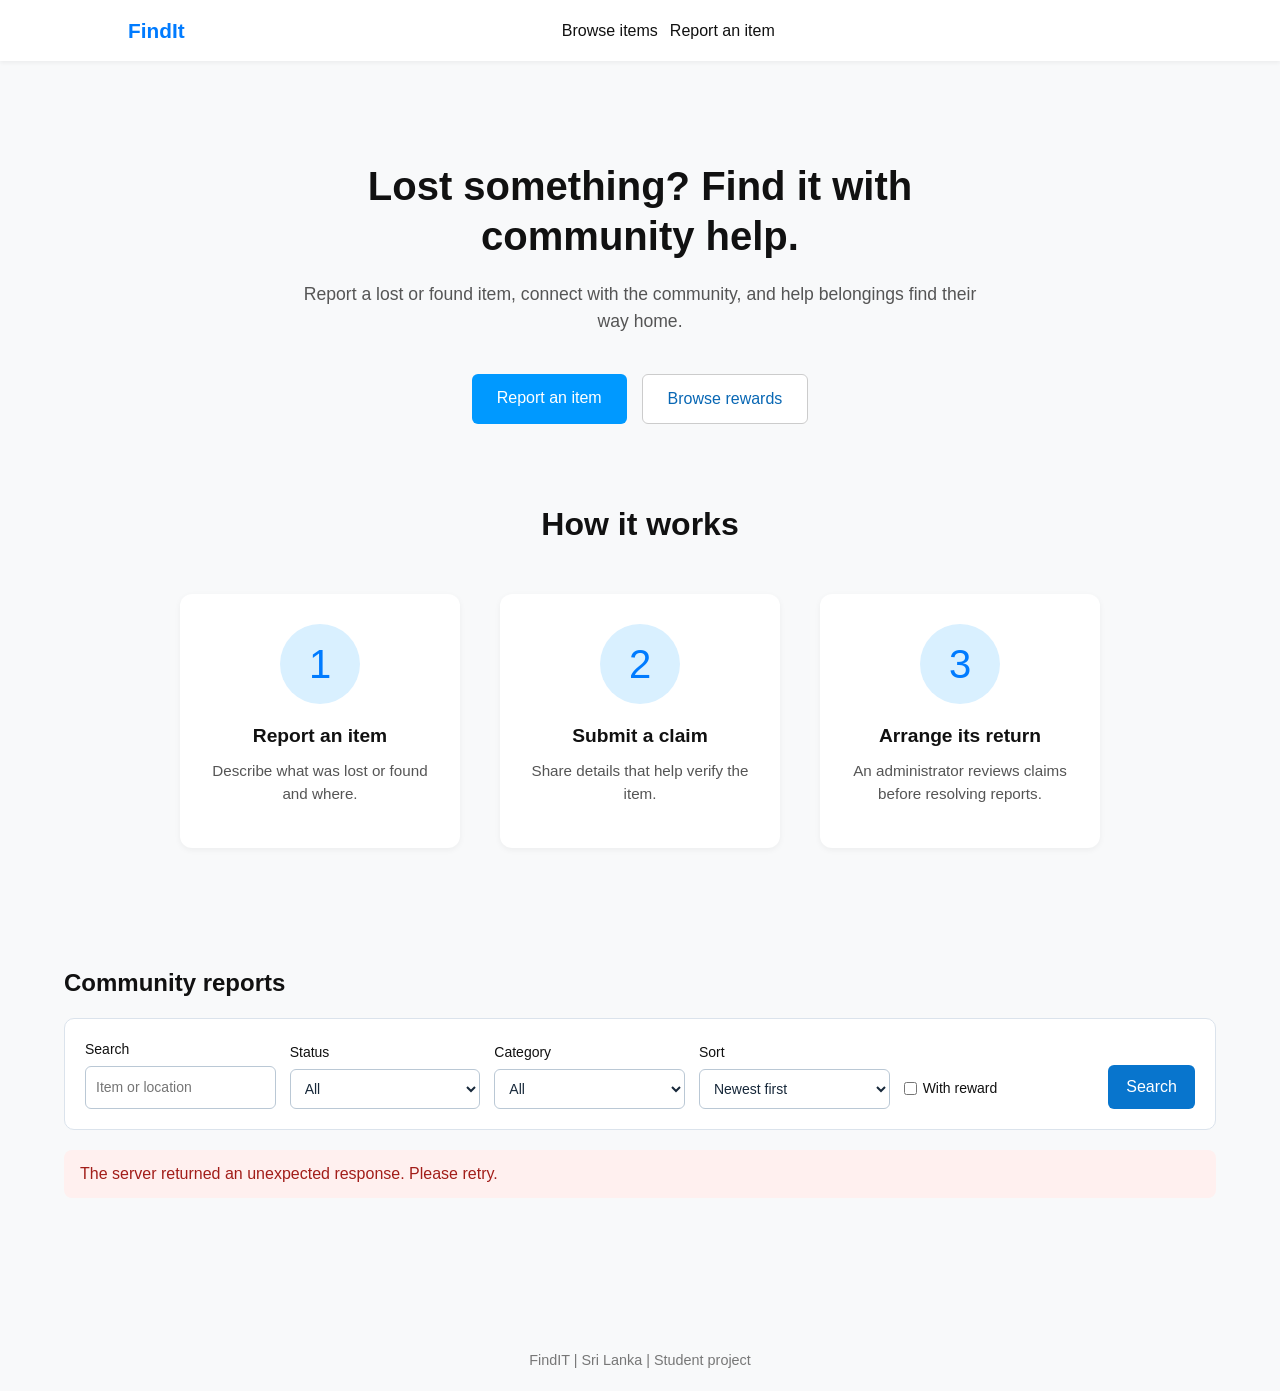
<file: public/index.html>
<!DOCTYPE html>
<html lang="en"><head><meta charset="UTF-8"><meta name="viewport" content="width=device-width, initial-scale=1"><title>Community lost and found | FindIT</title><link rel="stylesheet" href="css/styles.css"><link rel="stylesheet" href="css/common.css"><link rel="icon" href="data:,"></head><body><header class="navbar"><a class="logo" href="index.html">FindIt</a><nav aria-label="Main navigation"><a href="index.html#browse">Browse items</a><a href="report.html">Report an item</a></nav><div id="auth-buttons" class="auth-buttons"></div></header><main><section class="hero"><h1>Lost something? Find it with<br><span>community help.</span></h1><p>Report a lost or found item, connect with the community, and help belongings find their way home.</p><div class="hero-buttons"><a class="blue-btn" href="report.html">Report an item</a><a class="white-btn" href="index.html?bounty=true#browse">Browse rewards</a></div></section><section class="how-it-works" id="how"><h2>How it works</h2><div class="steps"><article class="step"><div class="icon">1</div><h3>Report an item</h3><p>Describe what was lost or found and where.</p></article><article class="step"><div class="icon">2</div><h3>Submit a claim</h3><p>Share details that help verify the item.</p></article><article class="step"><div class="icon">3</div><h3>Arrange its return</h3><p>An administrator reviews claims before resolving reports.</p></article></div></section><section id="browse" class="page-width"><h2>Community reports</h2><form id="filters" class="controls"><label>Search<input type="search" name="search" placeholder="Item or location" maxlength="150"></label><label>Status<select name="status"><option>All</option><option>Lost</option><option>Found</option><option>Claim Pending</option><option>Resolved</option></select></label><label>Category<select name="category" data-categories><option value="All">All</option></select></label><label>Sort<select name="sort"><option value="newest">Newest first</option><option value="oldest">Oldest first</option><option value="reward">Highest reward</option></select></label><label class="check"><input type="checkbox" name="bounty">With reward</label><button class="primary" type="submit">Search</button></form><p id="message" class="message" role="status" aria-live="polite"></p><p id="result-count"></p><div id="items" class="item-grid"></div><div id="pagination" class="pagination"></div></section></main><footer>FindIT | Sri Lanka | Student project</footer><script src="js/common.js" defer></script><script src="js/script.js" defer></script></body></html>
</file>
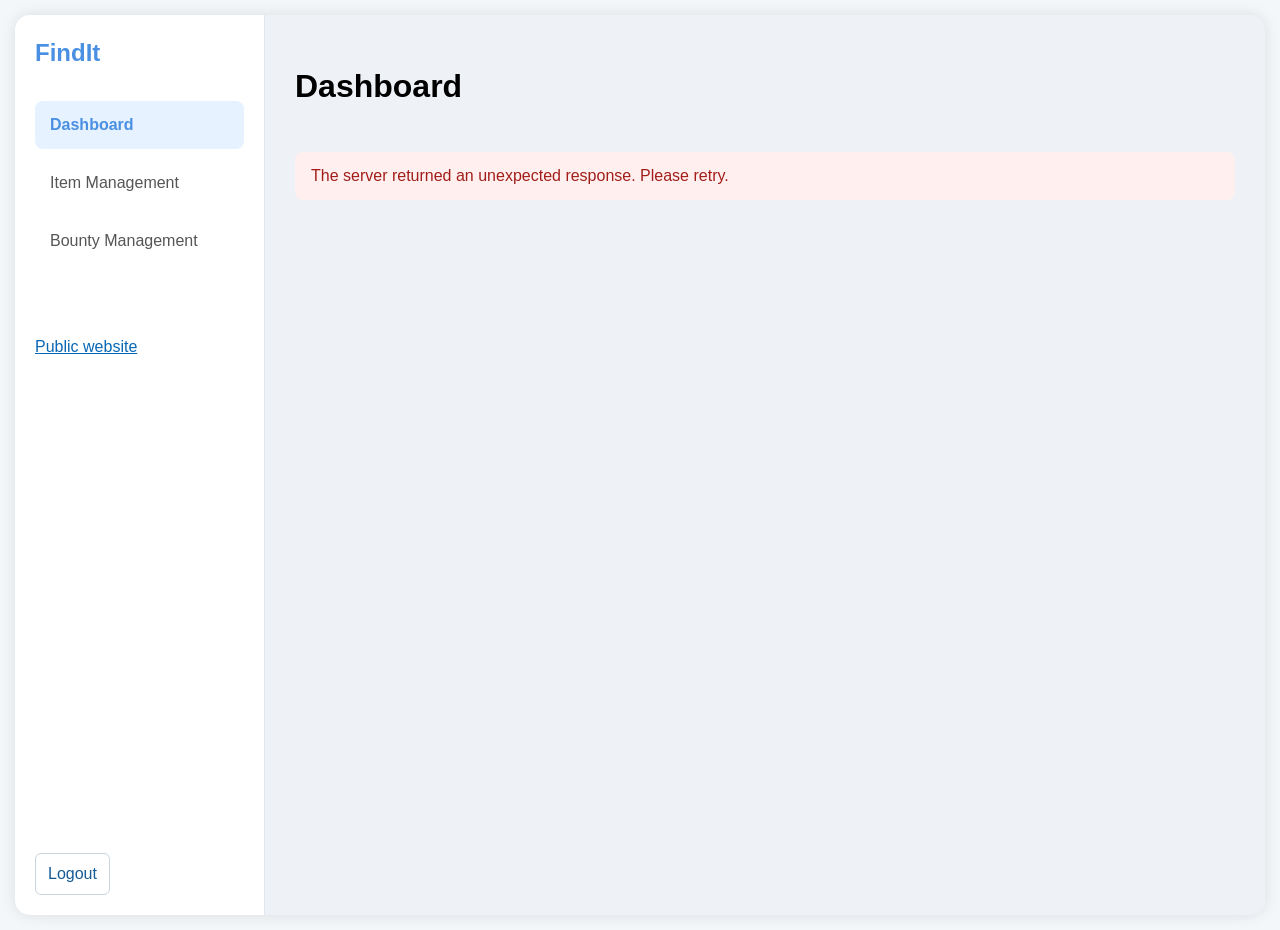
<file: public/adminhome.html>
<!DOCTYPE html>
<html lang="en"><head><meta charset="UTF-8"><meta name="viewport" content="width=device-width, initial-scale=1"><title>Dashboard | FindIT</title><link rel="stylesheet" href="css/adminhome.css"><link rel="stylesheet" href="css/common.css"><link rel="icon" href="data:,"></head><body><div class="dashboard-container"><aside class="sidebar"><a class="logo" href="index.html">FindIt</a><nav class="nav-menu" aria-label="Admin navigation"><a href="adminhome.html" class="nav-link active" aria-current="page">Dashboard</a><a href="itemmanagement.html" class="nav-link">Item Management</a><a href="bountymanagement.html" class="nav-link">Bounty Management</a></nav><p id="admin-name"></p><a href="index.html">Public website</a><button id="logout" class="logout" type="button">Logout</button></aside><main class="main-content"><header class="topbar"><h1>Dashboard</h1></header><p id="message" class="message" role="status" aria-live="polite"></p><div id="admin-content" hidden><div id="stats" class="stats-grid"></div><section class="panel"><h2>Pending claims</h2><p>Review the description and contact details before approving a claim. Approval resolves the item and rejects competing pending claims.</p><div id="pending-claims" class="stack"></div></section></div></main></div><script src="js/common.js" defer></script><script src="js/admin-common.js" defer></script><script src="js/adminhome.js" defer></script></body></html>
</file>
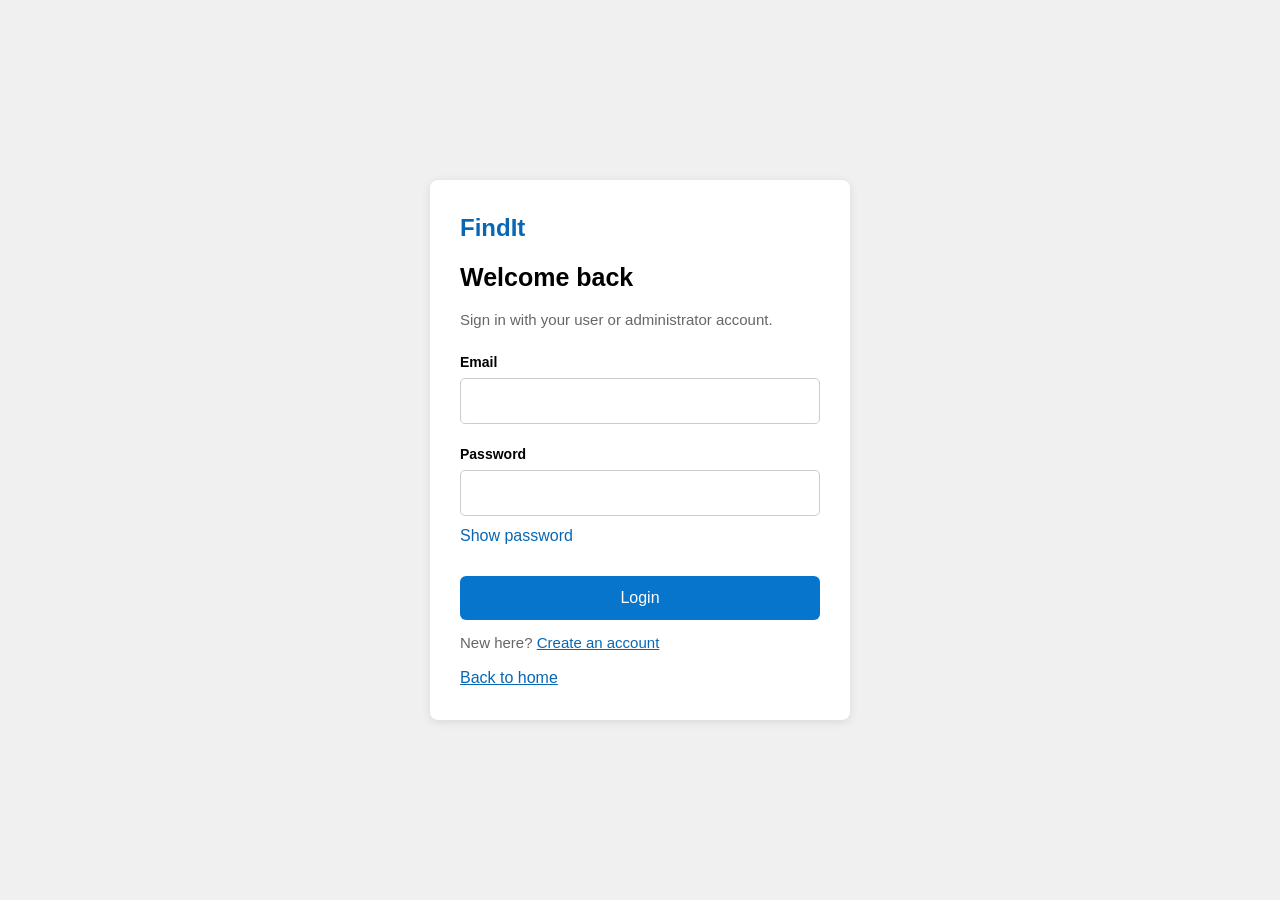
<file: public/adminlogin.html>
<!DOCTYPE html>
<html lang="en"><head><meta charset="UTF-8"><meta name="viewport" content="width=device-width, initial-scale=1"><title>Login | FindIT</title><link rel="stylesheet" href="css/adminlogin.css"><link rel="stylesheet" href="css/common.css"><link rel="icon" href="data:,"></head><body><main class="login-container"><a class="logo" href="index.html">FindIt</a><h1>Welcome back</h1><p>Sign in with your user or administrator account.</p><p id="message" class="message" role="status" aria-live="polite"></p><form id="login-form" data-register="false"><div class="input-group"><label for="email">Email</label><input id="email" name="email" type="email" autocomplete="username" required maxlength="254"></div><div class="input-group"><label for="password">Password</label><input id="password" name="password" type="password" autocomplete="current-password" required  maxlength="128"><button id="show-password" class="text-button" type="button" aria-pressed="false">Show password</button></div><button class="login-btn" type="submit">Login</button></form><p>New here? <a href="signup.html">Create an account</a></p><a href="index.html">Back to home</a></main><script src="js/common.js" defer></script><script src="js/adminlogin.js" defer></script></body></html>
</file>
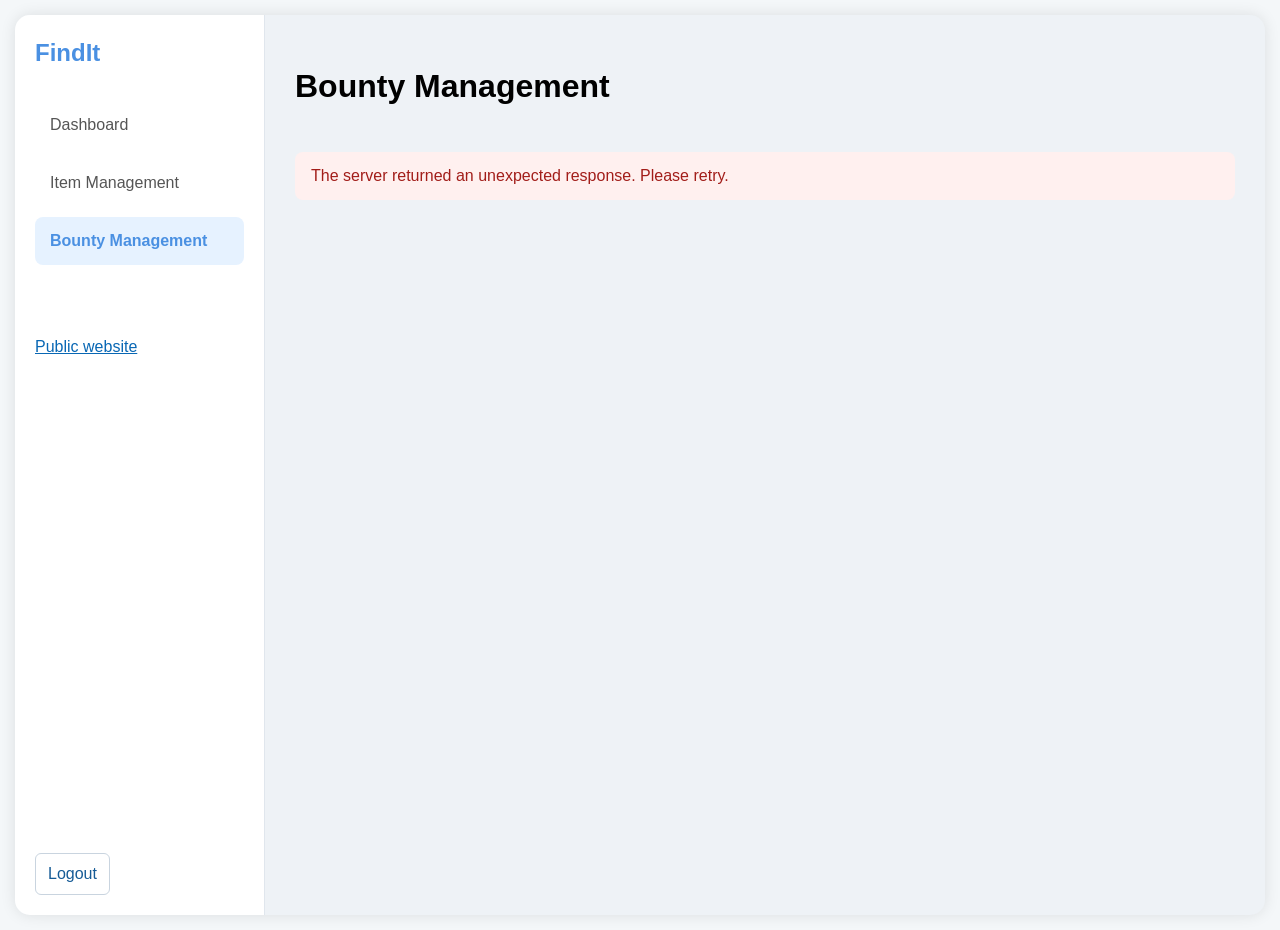
<file: public/bountymanagement.html>
<!DOCTYPE html>
<html lang="en"><head><meta charset="UTF-8"><meta name="viewport" content="width=device-width, initial-scale=1"><title>Bounty Management | FindIT</title><link rel="stylesheet" href="css/itemmanagement.css"><link rel="stylesheet" href="css/common.css"><link rel="icon" href="data:,"></head><body><div class="dashboard-container"><aside class="sidebar"><a class="logo" href="index.html">FindIt</a><nav class="nav-menu" aria-label="Admin navigation"><a href="adminhome.html" class="nav-link">Dashboard</a><a href="itemmanagement.html" class="nav-link">Item Management</a><a href="bountymanagement.html" class="nav-link active" aria-current="page">Bounty Management</a></nav><p id="admin-name"></p><a href="index.html">Public website</a><button id="logout" class="logout" type="button">Logout</button></aside><main class="main-content"><header class="topbar"><h1>Bounty Management</h1></header><p id="message" class="message" role="status" aria-live="polite"></p><div id="admin-content" hidden><p class="notice">Rewards are recorded for this student project. Payouts are simulated; no money is collected or transferred.</p><div id="reward-stats" class="stats-grid"></div><form id="filters" class="controls"><label>Search<input type="search" name="search" placeholder="Item or location" maxlength="150"></label><label>Status<select name="status"><option>All</option><option>Lost</option><option>Found</option><option>Claim Pending</option><option>Resolved</option></select></label><label>Category<select name="category" data-categories><option value="All">All</option></select></label><label>Sort<select name="sort"><option value="newest">Newest first</option><option value="oldest">Oldest first</option><option value="reward">Highest reward</option></select></label><label class="check"><input type="checkbox" name="bounty">With reward</label><button class="primary" type="submit">Search</button></form><div class="table-scroll"><table><caption class="sr-only">Reports with rewards</caption><thead><tr><th>Item</th><th>Reward</th><th>Item status</th><th>Payout status</th><th>Action</th></tr></thead><tbody id="bounty-rows"></tbody></table></div><div id="pagination" class="pagination"></div></div></main></div><script src="js/common.js" defer></script><script src="js/admin-common.js" defer></script><script src="js/bountymanagement.js" defer></script></body></html>
</file>
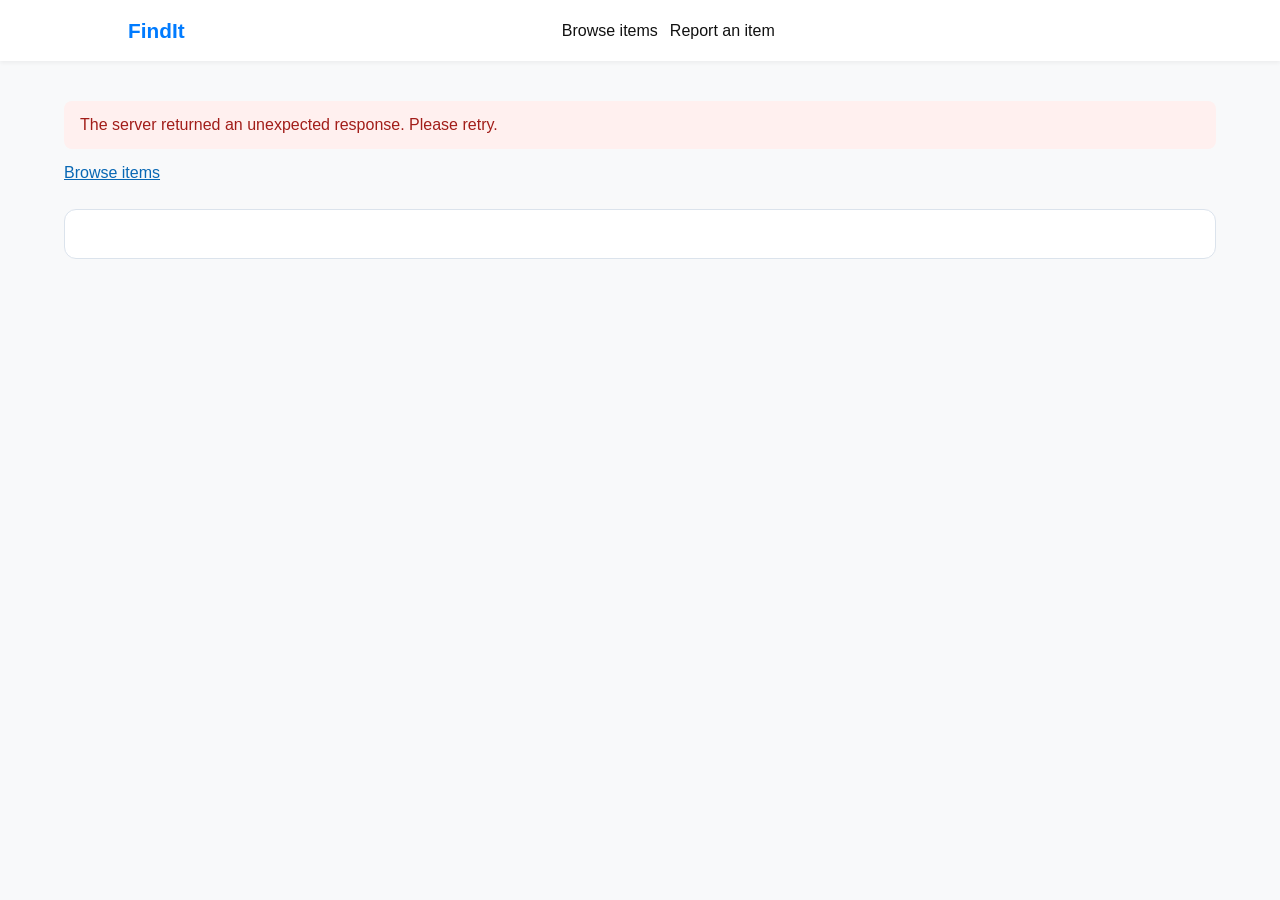
<file: public/item.html>
<!DOCTYPE html>
<html lang="en"><head><meta charset="UTF-8"><meta name="viewport" content="width=device-width, initial-scale=1"><title>Item details | FindIT</title><link rel="stylesheet" href="css/styles.css"><link rel="stylesheet" href="css/common.css"><link rel="icon" href="data:,"></head><body><header class="navbar"><a class="logo" href="index.html">FindIt</a><nav aria-label="Main navigation"><a href="index.html#browse">Browse items</a><a href="report.html">Report an item</a></nav><div id="auth-buttons" class="auth-buttons"></div></header><main class="page-width"><p id="message" class="message" role="status" aria-live="polite"></p><a href="index.html#browse">Browse items</a><article id="item-detail" class="panel"></article><section id="claims" class="panel" hidden></section><section id="claim-section" class="panel" hidden><h2>Submit a claim</h2><p>Describe how you found the item, or provide proof that it belongs to you. An administrator will review your claim.</p><form id="claim-form" class="stack"><label>Your phone or email<input name="finderContact" required maxlength="254"></label><label>Details for verification<textarea name="note" required minlength="10" maxlength="2000" rows="4"></textarea></label><button class="primary" type="submit">Submit claim</button></form></section></main><script src="js/common.js" defer></script><script src="js/item.js" defer></script></body></html>
</file>
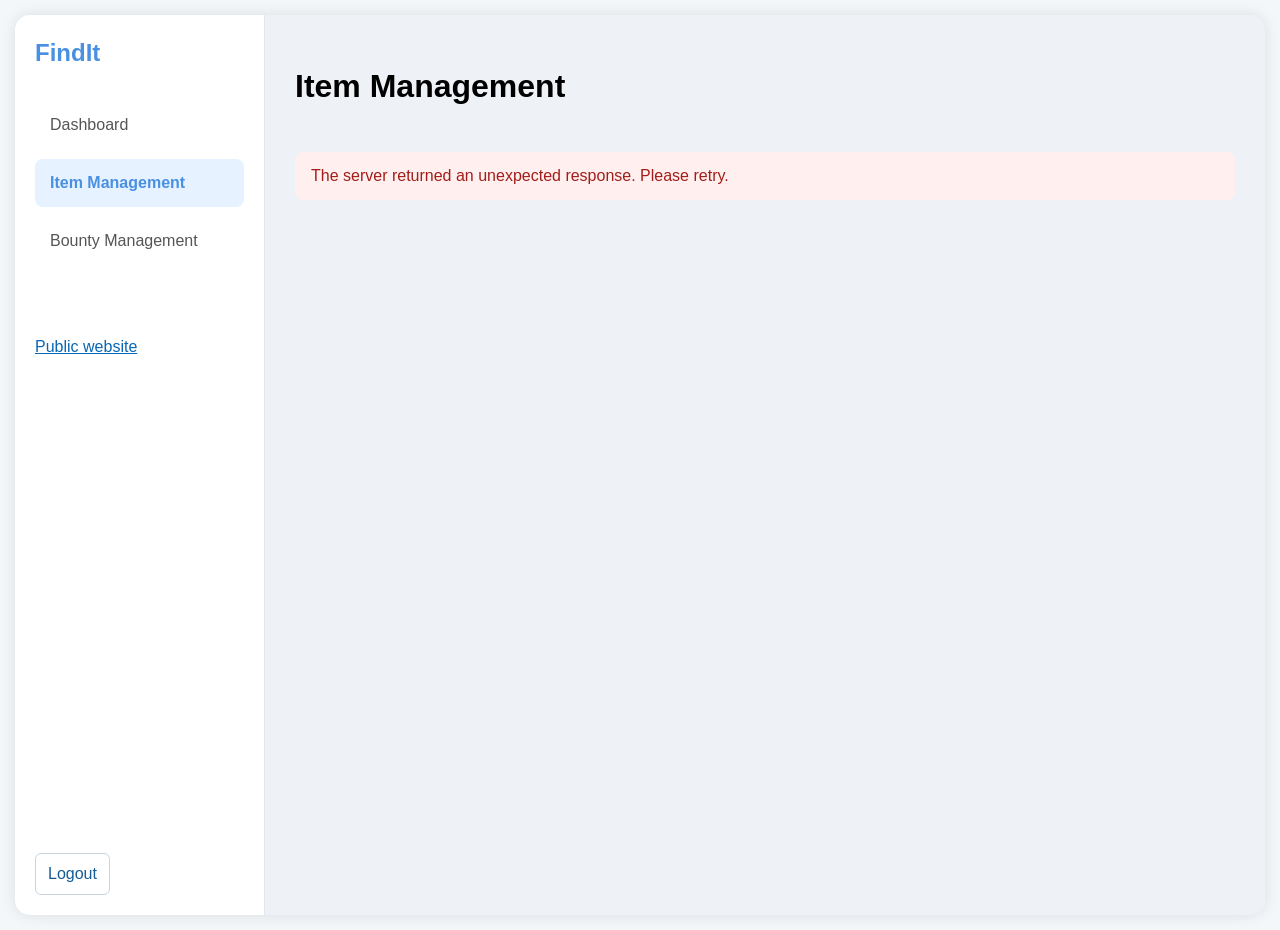
<file: public/itemmanagement.html>
<!DOCTYPE html>
<html lang="en"><head><meta charset="UTF-8"><meta name="viewport" content="width=device-width, initial-scale=1"><title>Item Management | FindIT</title><link rel="stylesheet" href="css/itemmanagement.css"><link rel="stylesheet" href="css/common.css"><link rel="icon" href="data:,"></head><body><div class="dashboard-container"><aside class="sidebar"><a class="logo" href="index.html">FindIt</a><nav class="nav-menu" aria-label="Admin navigation"><a href="adminhome.html" class="nav-link">Dashboard</a><a href="itemmanagement.html" class="nav-link active" aria-current="page">Item Management</a><a href="bountymanagement.html" class="nav-link">Bounty Management</a></nav><p id="admin-name"></p><a href="index.html">Public website</a><button id="logout" class="logout" type="button">Logout</button></aside><main class="main-content"><header class="topbar"><h1>Item Management</h1></header><p id="message" class="message" role="status" aria-live="polite"></p><div id="admin-content" hidden><form id="filters" class="controls"><label>Search<input type="search" name="search" placeholder="Item or location" maxlength="150"></label><label>Status<select name="status"><option>All</option><option>Lost</option><option>Found</option><option>Claim Pending</option><option>Resolved</option></select></label><label>Category<select name="category" data-categories><option value="All">All</option></select></label><label>Sort<select name="sort"><option value="newest">Newest first</option><option value="oldest">Oldest first</option><option value="reward">Highest reward</option></select></label><label class="check"><input type="checkbox" name="bounty">With reward</label><button class="primary" type="submit">Search</button></form><div class="table-scroll"><table><caption class="sr-only">Reported items</caption><thead><tr><th>Item name</th><th>Category</th><th>Date</th><th>Status</th><th>Actions</th></tr></thead><tbody id="item-rows"></tbody></table></div><div id="pagination" class="pagination"></div><dialog id="edit-dialog" aria-labelledby="edit-heading"><h2 id="edit-heading">Edit report</h2><p id="edit-message" class="message" role="status"></p><form id="edit-form" class="edit-form"><div class="form-group"><label for="title">Item name</label><input id="title" name="title" required maxlength="150"></div><div class="form-group"><label for="category">Category</label><select id="category" name="category" data-categories required><option value="">Select a category</option></select></div><div class="form-group"><label for="status">Report type</label><select id="status" name="status"><option>Lost</option><option>Found</option></select></div><div class="form-group"><label for="dateReported">Date lost / found</label><input id="dateReported" name="dateReported" type="date" required min="1900-01-01"></div><div class="form-group"><label for="location">Location</label><input id="location" name="location" required maxlength="255" placeholder="e.g. Colombo Fort"></div><div class="form-group"><label for="reporterContact">Contact phone or email</label><input id="reporterContact" name="reporterContact" required maxlength="254"></div><div class="form-group full-width"><label for="description">Description</label><textarea id="description" name="description" rows="4" required minlength="10" maxlength="4000"></textarea></div><div class="form-group"><label for="rewardAmount">Reward (LKR, optional)</label><input id="rewardAmount" name="rewardAmount" type="number" min="0" max="99999999.99" step="0.01" value="0"></div><div class="form-group"><label for="imageUpload">Image (PNG, JPEG or WebP; up to 1 MB)</label><input id="imageUpload" type="file" accept="image/png,image/jpeg,image/webp"><img id="image-preview" class="preview" alt="Selected item image" hidden></div><div class="form-actions"><button type="button" id="close-editor">Cancel</button><button type="submit" class="primary">Save changes</button></div></form></dialog></div></main></div><script src="js/common.js" defer></script><script src="js/admin-common.js" defer></script><script src="js/itemmanagement.js" defer></script></body></html>
</file>
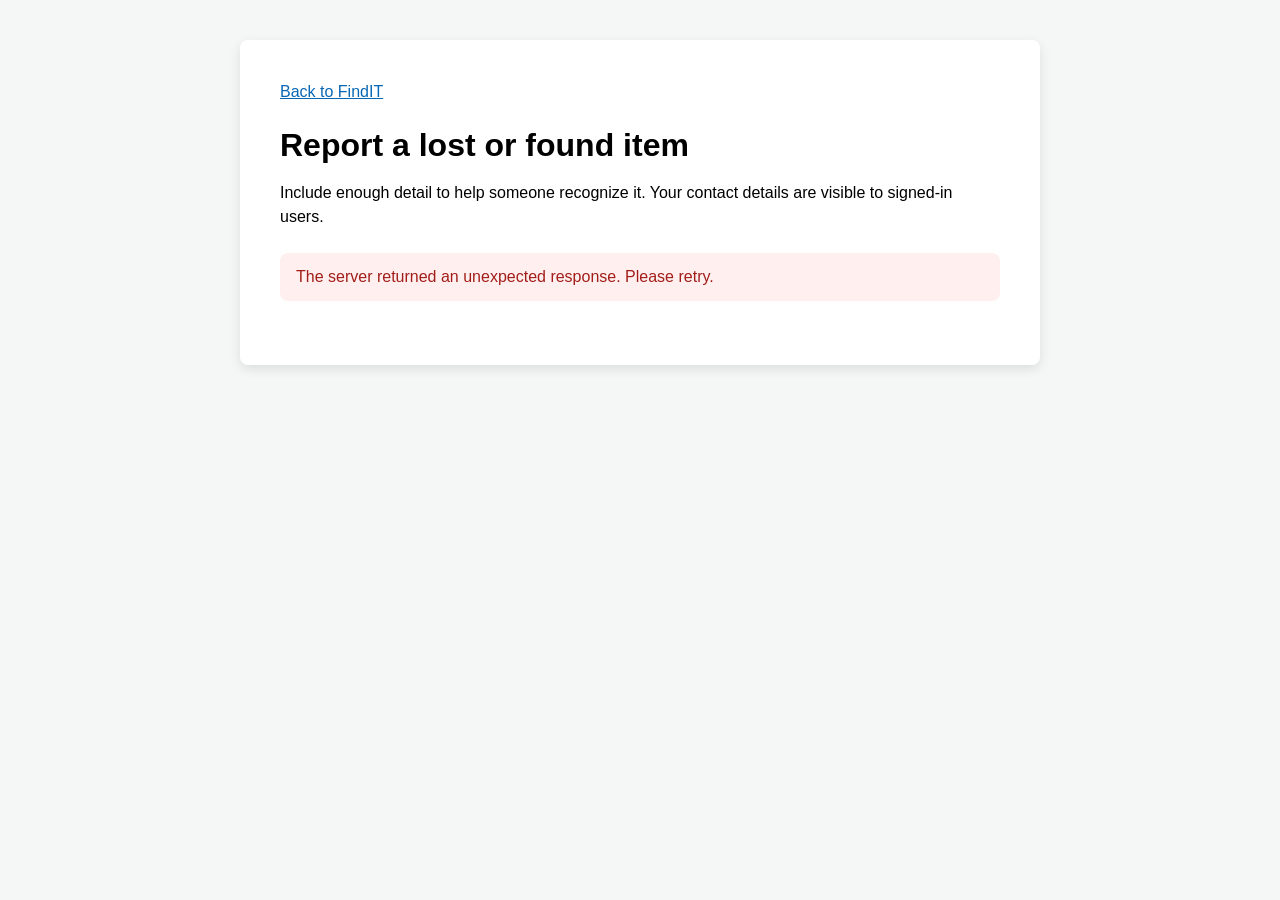
<file: public/report.html>
<!DOCTYPE html>
<html lang="en"><head><meta charset="UTF-8"><meta name="viewport" content="width=device-width, initial-scale=1"><title>Report an item | FindIT</title><link rel="stylesheet" href="css/report.css"><link rel="stylesheet" href="css/common.css"><link rel="icon" href="data:,"></head><body><main class="report-form-container"><a href="index.html">Back to FindIT</a><h1>Report a lost or found item</h1><p>Include enough detail to help someone recognize it. Your contact details are visible to signed-in users.</p><p id="message" class="message" role="status" aria-live="polite"></p><form id="lostItemForm" hidden><div class="form-group"><label for="title">Item name</label><input id="title" name="title" required maxlength="150"></div><div class="form-group"><label for="category">Category</label><select id="category" name="category" data-categories required><option value="">Select a category</option></select></div><div class="form-group"><label for="status">Report type</label><select id="status" name="status"><option>Lost</option><option>Found</option></select></div><div class="form-group"><label for="dateReported">Date lost / found</label><input id="dateReported" name="dateReported" type="date" required min="1900-01-01"></div><div class="form-group"><label for="location">Location</label><input id="location" name="location" required maxlength="255" placeholder="e.g. Colombo Fort"></div><div class="form-group"><label for="reporterContact">Contact phone or email</label><input id="reporterContact" name="reporterContact" required maxlength="254"></div><div class="form-group full-width"><label for="description">Description</label><textarea id="description" name="description" rows="4" required minlength="10" maxlength="4000"></textarea></div><div class="form-group"><label for="rewardAmount">Reward (LKR, optional)</label><input id="rewardAmount" name="rewardAmount" type="number" min="0" max="99999999.99" step="0.01" value="0"></div><div class="form-group"><label for="imageUpload">Image (PNG, JPEG or WebP; up to 1 MB)</label><input id="imageUpload" type="file" accept="image/png,image/jpeg,image/webp"><img id="image-preview" class="preview" alt="Selected item image" hidden></div><div class="form-actions"><a class="btn cancel-btn" href="index.html">Cancel</a><button class="btn submit-btn" type="submit">Submit report</button></div></form></main><script src="js/common.js" defer></script><script src="js/script1.js" defer></script></body></html>
</file>
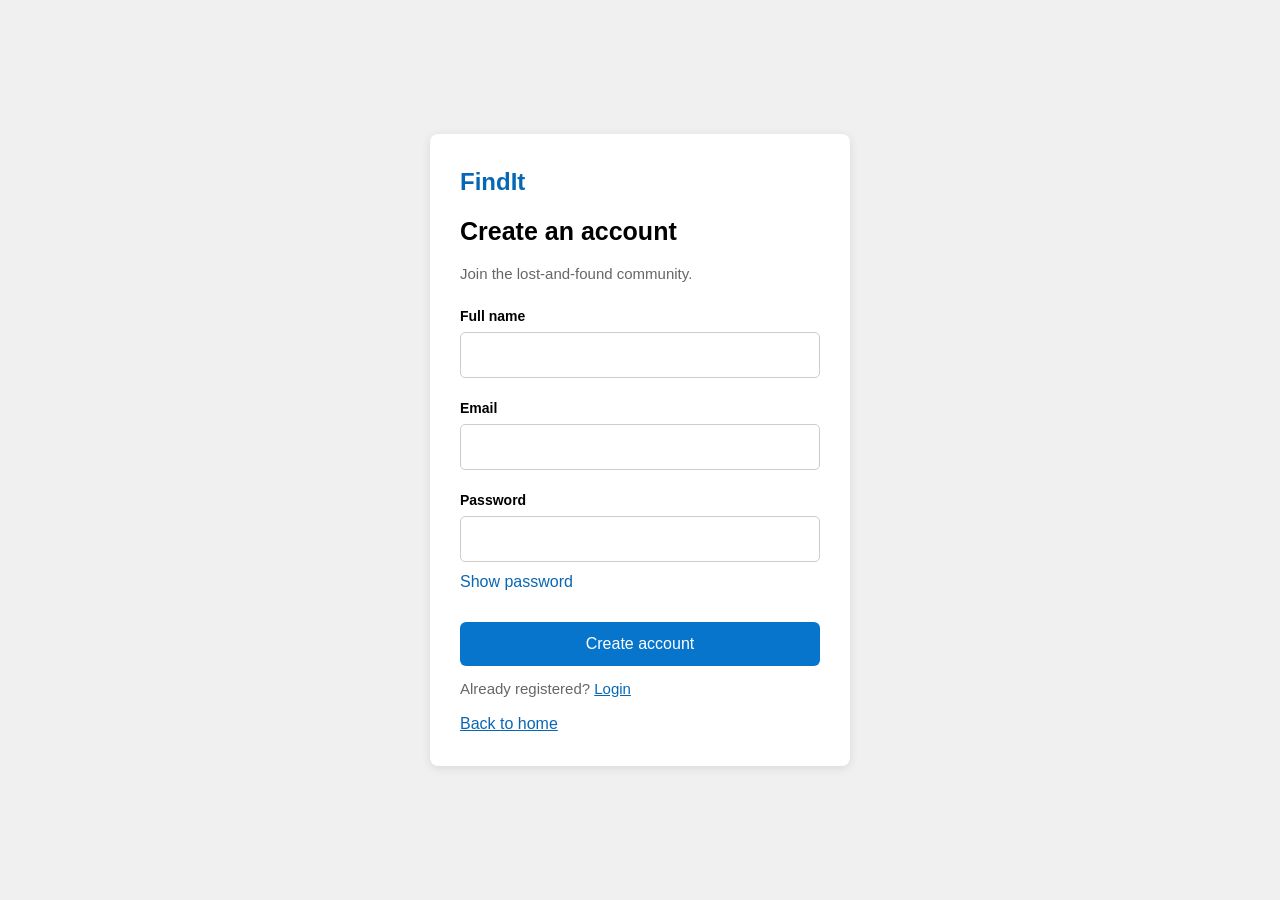
<file: public/signup.html>
<!DOCTYPE html>
<html lang="en"><head><meta charset="UTF-8"><meta name="viewport" content="width=device-width, initial-scale=1"><title>Create an account | FindIT</title><link rel="stylesheet" href="css/adminlogin.css"><link rel="stylesheet" href="css/common.css"><link rel="icon" href="data:,"></head><body><main class="login-container"><a class="logo" href="index.html">FindIt</a><h1>Create an account</h1><p>Join the lost-and-found community.</p><p id="message" class="message" role="status" aria-live="polite"></p><form id="login-form" data-register="true"><div class="input-group"><label for="name">Full name</label><input id="name" name="name" autocomplete="name" required minlength="2" maxlength="100"></div><div class="input-group"><label for="email">Email</label><input id="email" name="email" type="email" autocomplete="username" required maxlength="254"></div><div class="input-group"><label for="password">Password</label><input id="password" name="password" type="password" autocomplete="new-password" required minlength="8" maxlength="72"><button id="show-password" class="text-button" type="button" aria-pressed="false">Show password</button></div><button class="login-btn" type="submit">Create account</button></form><p>Already registered? <a href="adminlogin.html">Login</a></p><a href="index.html">Back to home</a></main><script src="js/common.js" defer></script><script src="js/adminlogin.js" defer></script></body></html>
</file>
<file: public/css/styles.css>
* {
    margin: 0;
    padding: 0;
    box-sizing: border-box;
    font-family: 'Arial', sans-serif;
}

body {
    background-color: #f8f9fa;
    color: #111;
}


/* Navbar */

.navbar {
    display: flex;
    justify-content: space-between;
    align-items: center;
    padding: 15px 10%;
    background: #fff;
    box-shadow: 0 2px 4px rgba(0, 0, 0, 0.05);
}

.logo {
    font-size: 1.3rem;
    font-weight: bold;
    color: #007bff;
}

nav a {
    text-decoration: none;
    color: #111;
    margin: 0 10px;
    font-size: 1rem;
}

nav a:hover {
    color: #007bff;
}

.auth-buttons button {
    border: none;
    background: none;
    margin-left: 10px;
    cursor: pointer;
    font-weight: 500;
}

.signup {
    background-color: #0099ff;
    color: white;
    padding: 8px 15px;
    border-radius: 6px;
}

.login {
    color: #333;
}


/* Hero Section */

.hero {
    text-align: center;
    margin-top: 100px;
    padding: 0 20px;
}

.hero h1 {
    font-size: 2.5rem;
    font-weight: 800;
    margin-bottom: 20px;
}

.hero h1 span {
    display: block;
}

.hero p {
    font-size: 1.1rem;
    color: #555;
    max-width: 700px;
    margin: 0 auto 40px;
}

.hero-buttons {
    display: flex;
    justify-content: center;
    gap: 15px;
}

.blue-btn,
.white-btn {
    padding: 12px 25px;
    border-radius: 6px;
    font-size: 1rem;
    cursor: pointer;
    border: none;
}

.blue-btn {
    background-color: #0099ff;
    color: white;
}

.white-btn {
    background-color: white;
    border: 1px solid #ccc;
}

.blue-btn:hover {
    background-color: #007bff;
}

.white-btn:hover {
    background-color: #f0f0f0;
}


/* HOW IT WORKS */

.how-it-works {
    text-align: center;
    padding: 80px 10%;
    background-color: #f8f9fa;
}

.how-it-works h2 {
    font-size: 2rem;
    font-weight: 700;
    margin-bottom: 50px;
}

.steps {
    display: flex;
    justify-content: center;
    flex-wrap: wrap;
    gap: 40px;
}

.step {
    background: #fff;
    padding: 30px;
    border-radius: 12px;
    width: 280px;
    box-shadow: 0 2px 6px rgba(0, 0, 0, 0.05);
}

.step .icon {
    font-size: 2.5rem;
    background-color: #d9f0ff;
    color: #007bff;
    width: 80px;
    height: 80px;
    line-height: 80px;
    border-radius: 50%;
    margin: 0 auto 20px;
}

.step h3 {
    font-size: 1.2rem;
    font-weight: bold;
    margin-bottom: 10px;
}

.step p {
    font-size: 0.95rem;
    color: #555;
}


/* Footer */

footer {
    text-align: center;
    padding: 20px;
    margin-top: 100px;
    color: #777;
    font-size: 0.9rem;
}


/* Responsive */

@media (max-width: 768px) {
    .steps {
        flex-direction: column;
        align-items: center;
    }
    .hero h1 {
        font-size: 2rem;
    }
}
</file>
<file: public/css/common.css>
*{box-sizing:border-box}body{line-height:1.5}a{color:#0867b4}button,input,select,textarea{font:inherit}button,a,input,select,textarea{touch-action:manipulation}button{cursor:pointer}button:disabled{opacity:.55;cursor:wait}button:focus-visible,a:focus-visible,input:focus-visible,textarea:focus-visible,select:focus-visible{outline:3px solid #e19b14;outline-offset:3px}[hidden]{display:none!important}h1,h2,h3{line-height:1.25;margin-bottom:16px}p{margin:12px 0}.logo{text-decoration:none}.navbar{gap:16px;flex-wrap:wrap}.navbar nav{display:flex;flex-wrap:wrap;gap:12px}.navbar nav a{margin:0}.auth-buttons{display:flex;gap:12px;align-items:center;flex-wrap:wrap}.hero-buttons a{text-decoration:none}.page-width{max-width:1200px;margin:40px auto;padding:0 24px}.panel{padding:24px;margin:24px 0;background:#fff;border:1px solid #dbe3ec;border-radius:12px}.message{white-space:pre-line;overflow-wrap:anywhere}.message:not(:empty){padding:12px 16px;border-radius:8px;background:#edf5ff;color:#164b7d}.message.error{background:#fff0ef;color:#a21d19}.message.success{background:#e8f7ed;color:#176139}.primary,.login-btn{display:inline-block;padding:10px 18px;border:0;border-radius:6px;background:#0875cd;color:#fff;text-decoration:none}.text-button{background:none;border:0;color:#0867b4;padding:8px 0}.controls{display:flex;flex-wrap:wrap;gap:14px;align-items:end;background:#fff;padding:20px;border:1px solid #dbe3ec;border-radius:10px;margin:20px 0}.controls label{display:flex;flex-direction:column;gap:6px;font-size:14px;flex:1;min-width:120px}.controls input,.controls select,.stack input,.stack textarea,.edit-form input,.edit-form select,.edit-form textarea{padding:10px;border:1px solid #bac8d5;border-radius:6px;width:100%;min-width:0;background:#fff;color:#17283a}.controls .check{flex-direction:row;align-items:center;min-width:110px;padding-bottom:10px}.check input{width:auto}.item-grid{display:grid;grid-template-columns:repeat(3,minmax(0,1fr));gap:20px}.item-card{background:#fff;border:1px solid #dbe3ec;border-radius:12px;overflow:hidden;display:flex;flex-direction:column}.item-card img,.image-placeholder{width:100%;height:190px;object-fit:cover;background:#e8eff6}.image-placeholder{display:grid;place-items:center;color:#48627d}.card-body{padding:20px;flex:1}.card-body h3{margin:12px 0}.muted{color:#546577}.badge{display:inline-block;background:#e7f0ff;color:#145c9c;padding:4px 10px;border-radius:20px;font-size:13px;font-weight:bold}.badge[data-status="Lost"]{background:#ffeded;color:#ad2424}.badge[data-status="Claim Pending"]{background:#fff1c9;color:#745000}.badge[data-status="Resolved"]{background:#dff5e9;color:#216841}.pagination{display:flex;gap:12px;align-items:center;justify-content:flex-end;flex-wrap:wrap;margin:20px 0}.pagination button,.actions button,#close-editor,.logout{padding:8px 12px;border:1px solid #c9d4df;border-radius:6px;background:#fff;color:#155b96}.pagination button:disabled{cursor:default}.detail-layout{display:grid;grid-template-columns:minmax(0,1fr) minmax(0,1fr);gap:28px}.detail-image{width:100%;max-height:420px;object-fit:contain;border-radius:8px;background:#f0f4f8}.description{white-space:pre-wrap;overflow-wrap:anywhere}.stack{display:flex;flex-direction:column;gap:16px}.stack label{display:flex;flex-direction:column;gap:6px}.stack button{align-self:flex-start}.claim-card{background:#f6f9fc;padding:18px;border:1px solid #dbe3ec;border-radius:8px;overflow-wrap:anywhere}.actions{display:flex;flex-wrap:wrap;gap:8px;align-items:center}.actions .danger{color:#ae2525}.sidebar{flex-shrink:0;justify-content:flex-start;gap:18px}.sidebar .logo{margin-bottom:12px}.sidebar .logout{margin-top:auto}.main-content{min-width:0;flex:1}.stats-grid{display:grid;grid-template-columns:repeat(auto-fit,minmax(160px,1fr));gap:16px}.stat-card{padding:20px;background:#fff;border:1px solid #dbe3ec;border-radius:10px}.stat-card strong{display:block;font-size:28px;color:#155b96}.table-scroll{overflow-x:auto;border-radius:10px}table{width:100%;border-collapse:collapse;background:#fff}th,td{text-align:left;padding:14px;border-bottom:1px solid #e1e8ef}th{background:#eef4fa}.notice{padding:16px;background:#fff6d9;border-radius:8px}.login-container{width:min(420px,100%);text-align:left}.login-container h1{font-size:25px;margin:16px 0}.login-container .logo{font-weight:bold;font-size:24px}.login-container p{font-size:15px}.report-form-container{box-sizing:border-box;margin:20px auto}.report-form-container>p{margin-bottom:24px}body:has(.login-container){height:auto;min-height:100vh;padding:24px}body:has(.report-form-container){display:block}body:has(.report-form-container)>main{width:100%}.preview{max-width:180px;max-height:120px;margin-top:12px;object-fit:contain}.edit-form{display:grid;grid-template-columns:1fr 1fr;gap:16px}.form-group{display:flex;flex-direction:column;gap:6px}.full-width,.form-actions{grid-column:1/-1}.form-actions{display:flex;justify-content:flex-end;gap:12px}dialog{width:min(760px,calc(100% - 32px));max-height:90vh;border:1px solid #c4d2df;border-radius:12px;padding:24px}dialog::backdrop{background:rgb(17 33 50 / .5)}.sr-only{position:absolute;width:1px;height:1px;overflow:hidden;clip:rect(0,0,0,0)}.item-card h3,.item-card p,td{overflow-wrap:anywhere}.empty{grid-column:1/-1;padding:24px;background:#fff;border-radius:8px}
@media(max-width:900px){.item-grid{grid-template-columns:repeat(2,minmax(0,1fr))}.sidebar{width:200px;padding:16px}.main-content{padding:20px}.navbar{padding:16px 24px}}
@media(max-width:640px){.dashboard-container{display:block;margin:0;border-radius:0;min-height:100vh}.sidebar{width:100%;padding:16px;border-right:0;border-bottom:1px solid #dbe3ec;gap:10px}.nav-menu{display:flex;flex-wrap:wrap;gap:6px}.nav-link{padding:8px;margin:0;font-size:14px}.sidebar .logout{margin:0}.main-content{padding:16px}.item-grid,.detail-layout,.edit-form{grid-template-columns:1fr}.hero{margin-top:48px}.hero-buttons{flex-wrap:wrap}.how-it-works{padding:48px 20px}.page-width{padding:0 16px}.controls{padding:14px}.report-form-container{padding:24px}#lostItemForm{grid-template-columns:1fr}.full-width,.form-actions{grid-column:1}.navbar{padding:16px}.stats-grid{grid-template-columns:1fr 1fr}.stat-card{padding:14px}.stat-card strong{font-size:23px}.table-scroll table{min-width:620px}}
</file>
<file: public/css/adminhome.css>
body {
    font-family: Arial, sans-serif;
    background-color: #f4f7f9;
    margin: 0;
    padding: 0;
}

.dashboard-container {
    display: flex;
    min-height: 100vh;
    background-color: #eef2f6;
    border-radius: 15px;
    box-shadow: 0 0 15px rgba(0, 0, 0, 0.1);
    overflow: hidden;
    margin: 15px;
}


/* Sidebar Styling */

.sidebar {
    width: 250px;
    background-color: #ffffff;
    padding: 20px;
    display: flex;
    flex-direction: column;
    justify-content: space-between;
    align-items: flex-start;
    border-right: 1px solid #e0e6ed;
}

.logo {
    display: flex;
    align-items: center;
    font-size: 24px;
    font-weight: bold;
    color: #4a90e2;
    margin-bottom: 30px;
}

.logo i {
    font-size: 30px;
    margin-right: 10px;
}

.nav-menu {
    width: 100%;
}

.nav-link {
    display: flex;
    align-items: center;
    padding: 12px 15px;
    margin-bottom: 10px;
    border-radius: 8px;
    color: #555;
    text-decoration: none;
    transition: background-color 0.3s, color 0.3s;
}

.nav-link i {
    font-size: 18px;
    margin-right: 15px;
}

.nav-link.active {
    background-color: #e6f2ff;
    color: #4a90e2;
    font-weight: bold;
}

.nav-link:hover {
    background-color: #f0f4f8;
}

.logout {
    margin-top: auto;
    color: #dc3545;
}


/* Main Content Styling */

.main-content {
    flex-grow: 1;
    padding: 30px;
}

.topbar {
    display: flex;
    justify-content: space-between;
    align-items: center;
    margin-bottom: 30px;
}

.search-bar {
    position: relative;
    width: 400px;
}

.search-bar i {
    position: absolute;
    left: 15px;
    top: 50%;
    transform: translateY(-50%);
    color: #999;
}

.search-bar input {
    width: 100%;
    padding: 12px 12px 12px 45px;
    border: 1px solid #ddd;
    border-radius: 8px;
    background-color: #fff;
}

.icons i {
    font-size: 22px;
    color: #777;
    cursor: pointer;
    transition: color 0.3s;
}

.icons i:hover {
    color: #4a90e2;
}


/* Profile Card Styling */

.profile-card {
    display: flex;
    align-items: center;
    background-color: #ffffff;
    padding: 25px;
    border-radius: 12px;
    box-shadow: 0 4px 10px rgba(0, 0, 0, 0.05);
}

.profile-avatar {
    width: 80px;
    height: 80px;
    border-radius: 50%;
    margin-right: 25px;
}

.profile-details {
    flex-grow: 1;
}

.profile-header {
    display: flex;
    justify-content: space-between;
    align-items: flex-start;
    margin-bottom: 15px;
}

.profile-info h3 {
    margin: 0;
    font-size: 20px;
    color: #333;
}

.role {
    color: #4a90e2;
    font-size: 14px;
}

.edit-icon {
    color: #999;
    cursor: pointer;
    font-size: 16px;
    transition: color 0.3s;
}

.edit-icon:hover {
    color: #4a90e2;
}

.contact-info {
    display: grid;
    grid-template-columns: 1fr 1fr;
    gap: 10px;
}

.contact-item {
    display: flex;
    align-items: center;
    color: #666;
    font-size: 14px;
}

.contact-item i {
    margin-right: 8px;
    color: #999;
}
</file>
<file: public/css/adminlogin.css>
body {
    font-family: sans-serif;
    background-color: #f0f0f0;
    display: flex;
    justify-content: center;
    align-items: center;
    height: 100vh;
    margin: 0;
}

.login-container {
    background-color: #fff;
    padding: 30px;
    border-radius: 8px;
    box-shadow: 0 2px 10px rgba(0, 0, 0, 0.1);
    text-align: center;
    width: 300px;
}

.login-header .logo {
    font-size: 40px;
    margin-bottom: 10px;
}

h2 {
    margin: 0;
    font-size: 20px;
}

p {
    color: #666;
    font-size: 14px;
}

.input-group {
    text-align: left;
    margin-top: 20px;
}

label {
    display: block;
    margin-bottom: 5px;
    font-weight: bold;
    font-size: 14px;
}

input {
    width: 100%;
    padding: 10px;
    border: 1px solid #ccc;
    border-radius: 5px;
    box-sizing: border-box;
}

.password-group {
    position: relative;
}

.password-toggle {
    position: absolute;
    right: 10px;
    top: 35px;
    cursor: pointer;
    font-size: 12px;
    color: #007bff;
}

.login-btn {
    width: 100%;
    padding: 10px;
    margin-top: 20px;
    background-color: #007bff;
    color: #fff;
    border: none;
    border-radius: 5px;
    cursor: pointer;
}

.copyright {
    margin-top: 20px;
    font-size: 12px;
    color: #999;
}
</file>
<file: public/css/itemmanagement.css>
body {
    font-family: Arial, sans-serif;
    background-color: #f4f7f9;
    margin: 0;
    padding: 0;
}

.dashboard-container {
    display: flex;
    min-height: 100vh;
    background-color: #eef2f6;
    border-radius: 15px;
    box-shadow: 0 0 15px rgba(0, 0, 0, 0.1);
    overflow: hidden;
    margin: 15px;
}


/* Sidebar Styling */

.sidebar {
    width: 250px;
    background-color: #ffffff;
    padding: 20px;
    display: flex;
    flex-direction: column;
    justify-content: space-between;
    align-items: flex-start;
    border-right: 1px solid #e0e6ed;
}

.logo {
    display: flex;
    align-items: center;
    font-size: 24px;
    font-weight: bold;
    color: #4a90e2;
    margin-bottom: 30px;
}

.logo i {
    font-size: 30px;
    margin-right: 10px;
}

.nav-menu {
    width: 100%;
}

.nav-link {
    display: flex;
    align-items: center;
    padding: 12px 15px;
    margin-bottom: 10px;
    border-radius: 8px;
    color: #555;
    text-decoration: none;
    transition: background-color 0.3s, color 0.3s;
}

.nav-link i {
    font-size: 18px;
    margin-right: 15px;
}

.nav-link.active {
    background-color: #e6f2ff;
    color: #4a90e2;
    font-weight: bold;
}

.nav-link:hover {
    background-color: #f0f4f8;
}

.user-profile {
    display: flex;
    align-items: center;
    width: 100%;
    margin-top: auto;
    padding-bottom: 20px;
    border-bottom: 1px solid #e0e6ed;
}

.user-icon {
    font-size: 30px;
    color: #888;
    background-color: #eee;
    padding: 8px;
    border-radius: 50%;
    margin-right: 15px;
}

.user-info {
    display: flex;
    flex-direction: column;
}

.user-name {
    font-weight: bold;
    color: #333;
}

.user-email {
    font-size: 12px;
    color: #888;
}

.logout {
    margin-top: 20px;
    color: #dc3545;
}


/* Main Content Styling */

.main-content {
    flex-grow: 1;
    padding: 30px;
}

.topbar {
    display: flex;
    justify-content: space-between;
    align-items: center;
    margin-bottom: 30px;
}

.page-title {
    font-size: 24px;
    color: #333;
    margin: 0;
}

.topbar-right i {
    font-size: 22px;
    color: #777;
}

.control-panel {
    background-color: #fff;
    padding: 20px;
    border-radius: 12px;
    box-shadow: 0 2px 5px rgba(0, 0, 0, 0.05);
    margin-bottom: 20px;
}

.search-and-filters {
    display: flex;
    gap: 15px;
    align-items: center;
}

.search-box {
    position: relative;
    flex-grow: 1;
}

.search-box input {
    width: 100%;
    padding: 10px 10px 10px 40px;
    border: 1px solid #ddd;
    border-radius: 8px;
    background-color: #f9f9f9;
}

.search-box i {
    position: absolute;
    left: 15px;
    top: 50%;
    transform: translateY(-50%);
    color: #999;
}

.filter-dropdown {
    display: flex;
    align-items: center;
    gap: 8px;
    padding: 10px 15px;
    border: 1px solid #ddd;
    border-radius: 8px;
    cursor: pointer;
    background-color: #f9f9f9;
    color: #555;
}


/* Table Styling */

.item-list-table {
    background-color: #fff;
    border-radius: 12px;
    box-shadow: 0 2px 5px rgba(0, 0, 0, 0.05);
    overflow: hidden;
}

table {
    width: 100%;
    border-collapse: collapse;
}

thead th {
    background-color: #f0f4f8;
    color: #555;
    text-align: left;
    padding: 15px;
    font-size: 14px;
    font-weight: bold;
    text-transform: uppercase;
}

tbody tr:nth-child(even) {
    background-color: #f9fbfd;
}

tbody td {
    padding: 15px;
    border-bottom: 1px solid #eef2f6;
    color: #555;
}

.status {
    padding: 5px 10px;
    border-radius: 15px;
    font-size: 12px;
    font-weight: bold;
    color: #fff;
}

.status.lost {
    background-color: #ff5c5c;
}

.status.found {
    background-color: #4CAF50;
}

.status.resolved {
    background-color: #007bff;
}

.action-btn {
    text-decoration: none;
    color: #007bff;
    margin-right: 10px;
    transition: color 0.3s;
}

.action-btn:hover {
    text-decoration: underline;
}


/* Pagination */

.pagination {
    display: flex;
    justify-content: space-between;
    align-items: center;
    padding: 15px;
    border-top: 1px solid #eee;
}

.pagination span {
    font-size: 14px;
    color: #777;
}

.page-btn {
    background-color: #f0f4f8;
    border: 1px solid #ddd;
    padding: 8px 15px;
    border-radius: 5px;
    cursor: pointer;
    color: #555;
}

.page-btn:hover {
    background-color: #e6eaf0;
}
</file>
<file: public/css/report.css>
/* General body and container styling */

body {
    font-family: Arial, sans-serif;
    background-color: #f4f7f6;
    margin: 0;
    padding: 20px;
    display: flex;
    justify-content: center;
}

.report-form-container {
    background-color: #ffffff;
    padding: 40px;
    border-radius: 8px;
    box-shadow: 0 4px 12px rgba(0, 0, 0, 0.1);
    max-width: 800px;
    width: 100%;
}


/* Form layout and styling */

form {
    display: grid;
    grid-template-columns: 1fr 1fr;
    gap: 20px;
}

.form-group {
    display: flex;
    flex-direction: column;
}

.full-width {
    grid-column: span 2;
}

label {
    font-weight: bold;
    margin-bottom: 8px;
    color: #333;
}

input,
select,
textarea {
    padding: 12px;
    border: 1px solid #ddd;
    border-radius: 4px;
    font-size: 16px;
    width: 100%;
    box-sizing: border-box;
    /* Ensures padding doesn't affect total width */
}

input:focus,
textarea:focus,
select:focus {
    border-color: #007bff;
    outline: none;
}


/* Image upload styling */

.image-upload-area {
    border: 2px dashed #ccc;
    border-radius: 8px;
    text-align: center;
    padding: 40px;
    cursor: pointer;
    transition: border-color 0.3s ease;
}

.image-upload-area:hover {
    border-color: #007bff;
}


/* Bounty section styling */

.bounty-container {
    background-color: #fffde7;
    border: 1px solid #ffe0b2;
    padding: 20px;
    border-radius: 8px;
}


/* Button styling */

.form-actions {
    grid-column: span 2;
    display: flex;
    justify-content: flex-end;
    gap: 10px;
    margin-top: 20px;
}

.btn {
    padding: 12px 24px;
    border: none;
    border-radius: 4px;
    cursor: pointer;
    font-size: 16px;
    font-weight: bold;
}

.cancel-btn {
    background-color: #e0e0e0;
    color: #333;
}

.submit-btn {
    background-color: #007bff;
    color: #fff;
}
</file>
